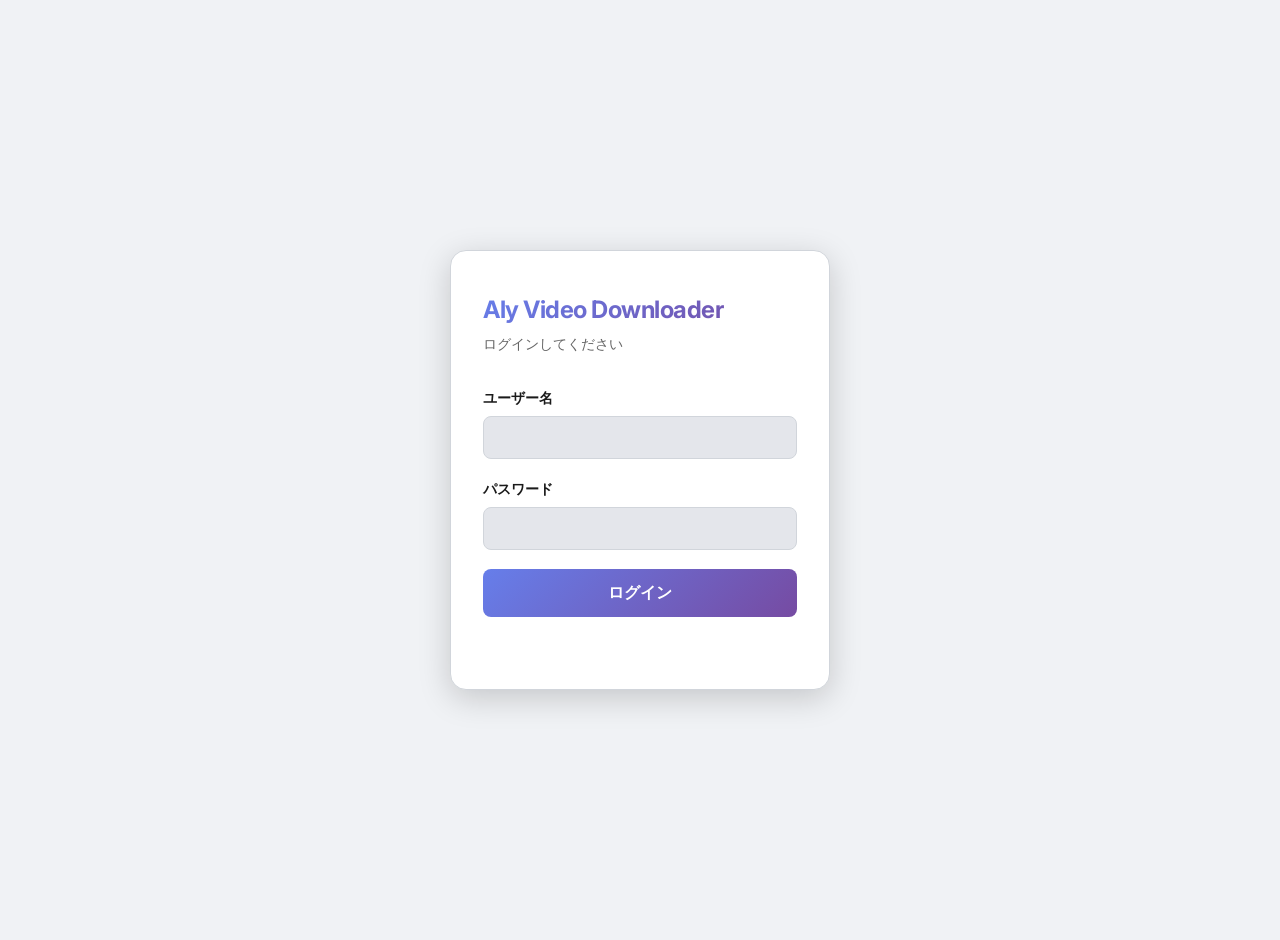
<file: static/login.html>
<!DOCTYPE html>
<html lang="ja">

<head>
    <meta charset="UTF-8">
    <meta name="viewport" content="width=device-width, initial-scale=1.0">
    <title>ログイン - Aly Video Downloader</title>
    <link rel="preconnect" href="https://fonts.googleapis.com">
    <link rel="preconnect" href="https://fonts.gstatic.com" crossorigin>
    <link href="https://fonts.googleapis.com/css2?family=Inter:wght@400;600;700&display=swap" rel="stylesheet">
    <link rel="stylesheet" href="style.css?v=5">
    <style>
        .login-container {
            min-height: 100vh;
            display: flex;
            align-items: center;
            justify-content: center;
        }

        .login-card {
            background: var(--card-bg);
            border-radius: 16px;
            padding: 2.5rem 2rem;
            width: 100%;
            max-width: 380px;
            box-shadow: 0 8px 32px rgba(0, 0, 0, 0.18);
            border: 1px solid var(--border-color);
        }

        .login-card h1 {
            font-size: 1.5rem;
            font-weight: 700;
            margin-bottom: 0.3rem;
            background: linear-gradient(135deg, #667eea, #764ba2);
            -webkit-background-clip: text;
            -webkit-text-fill-color: transparent;
            background-clip: text;
        }

        .login-card p.subtitle {
            color: var(--text-secondary);
            font-size: 0.85rem;
            margin-bottom: 2rem;
        }

        .login-card label {
            display: block;
            font-size: 0.85rem;
            font-weight: 600;
            margin-bottom: 0.4rem;
            color: var(--text-color);
        }

        .login-card input[type="text"],
        .login-card input[type="password"] {
            width: 100%;
            padding: 0.7rem 1rem;
            border-radius: 8px;
            border: 1.5px solid var(--border-color);
            background: var(--secondary-bg);
            color: var(--text-color);
            font-size: 0.95rem;
            font-family: inherit;
            box-sizing: border-box;
            margin-bottom: 1.2rem;
            transition: border-color 0.2s;
        }

        .login-card input:focus {
            outline: none;
            border-color: #667eea;
        }

        .login-btn {
            width: 100%;
            padding: 0.8rem;
            border-radius: 8px;
            border: none;
            background: linear-gradient(135deg, #667eea, #764ba2);
            color: white;
            font-size: 1rem;
            font-weight: 600;
            font-family: inherit;
            cursor: pointer;
            transition: opacity 0.2s;
        }

        .login-btn:hover {
            opacity: 0.9;
        }

        .login-btn:disabled {
            opacity: 0.6;
            cursor: not-allowed;
        }

        #login-error {
            margin-top: 1rem;
            color: #e74c3c;
            font-size: 0.85rem;
            text-align: center;
            min-height: 1.2em;
        }
    </style>
</head>

<body>
    <div class="login-container">
        <div class="login-card">
            <h1>Aly Video Downloader</h1>
            <p class="subtitle">ログインしてください</p>
            <form id="login-form">
                <label for="username">ユーザー名</label>
                <input type="text" id="username" autocomplete="username" required>
                <label for="password">パスワード</label>
                <input type="password" id="password" autocomplete="current-password" required>
                <button type="submit" class="login-btn" id="login-btn">ログイン</button>
            </form>
            <div id="login-error"></div>
        </div>
    </div>
    <script>
        // テーマ初期化
        const savedTheme = localStorage.getItem('theme') || 'light';
        document.documentElement.setAttribute('data-theme', savedTheme);

        // すでにログイン済みならリダイレクト
        if (localStorage.getItem('token')) {
            window.location.href = '/';
        }

        const form = document.getElementById('login-form');
        const errorDiv = document.getElementById('login-error');
        const btn = document.getElementById('login-btn');

        form.addEventListener('submit', async (e) => {
            e.preventDefault();
            const username = document.getElementById('username').value.trim();
            const password = document.getElementById('password').value;
            errorDiv.textContent = '';
            btn.disabled = true;
            btn.textContent = 'ログイン中...';

            try {
                const res = await fetch('/api/auth/login', {
                    method: 'POST',
                    headers: { 'Content-Type': 'application/json' },
                    body: JSON.stringify({ username, password }),
                });
                const data = await res.json();
                if (res.ok) {
                    localStorage.setItem('token', data.token);
                    localStorage.setItem('username', data.username);
                    localStorage.setItem('role', data.role);
                    window.location.href = '/';
                } else {
                    errorDiv.textContent = data.message || 'ログインに失敗しました。';
                    btn.disabled = false;
                    btn.textContent = 'ログイン';
                }
            } catch (err) {
                errorDiv.textContent = 'サーバーに接続できませんでした。';
                btn.disabled = false;
                btn.textContent = 'ログイン';
            }
        });
    </script>
</body>

</html>
</file>
<file: static/style.css>
:root {
    /* Light Theme */
    --bg-color: #f0f2f5;
    --card-bg: #ffffff;
    --text-color: #1a1a1a;
    --text-secondary: #666666;
    --primary-gradient: linear-gradient(135deg, #667eea 0%, #764ba2 100%);
    --secondary-bg: #e4e6eb;
    --border-color: #d1d5db;
    --shadow-sm: 0 1px 2px 0 rgba(0, 0, 0, 0.05);
    --shadow-md: 0 4px 6px -1px rgba(0, 0, 0, 0.1), 0 2px 4px -1px rgba(0, 0, 0, 0.06);
    --radius: 12px;
}

[data-theme="dark"] {
    /* Dark Theme */
    --bg-color: #111827;
    --card-bg: #1f2937;
    --text-color: #f3f4f6;
    --text-secondary: #9ca3af;
    --primary-gradient: linear-gradient(135deg, #667eea 0%, #764ba2 100%);
    --secondary-bg: #374151;
    --border-color: #4b5563;
    --shadow-sm: 0 1px 2px 0 rgba(0, 0, 0, 0.3);
    --shadow-md: 0 4px 6px -1px rgba(0, 0, 0, 0.5);
}

* {
    box-sizing: border-box;
    margin: 0;
    padding: 0;
}

body {
    font-family: 'Inter', -apple-system, BlinkMacSystemFont, 'Segoe UI', sans-serif;
    background-color: var(--bg-color);
    color: var(--text-color);
    line-height: 1.6;
    transition: background-color 0.3s, color 0.3s;
    min-height: 100vh;
    padding: 20px;
}

.container {
    width: 100%;
    max-width: 800px;
    margin: 0 auto;
}

header {
    display: flex;
    justify-content: space-between;
    align-items: center;
    margin-bottom: 30px;
    padding: 20px 0;
    flex-wrap: wrap;
    gap: 0.8rem;
}

.header-controls {
    display: flex;
    align-items: center;
    gap: 0.6rem;
    flex-wrap: wrap;
}

.user-info {
    display: flex;
    align-items: center;
    gap: 0.5rem;
    flex-wrap: wrap;
}

#header-username {
    font-size: 0.9rem;
    font-weight: 600;
    color: var(--text-secondary);
}

.btn-secondary-sm {
    padding: 0.35rem 0.75rem;
    font-size: 0.8rem;
    border-radius: 6px;
    border: 1px solid var(--border-color);
    background: var(--secondary-bg);
    color: var(--text-color);
    cursor: pointer;
    font-family: inherit;
    transition: all 0.2s;
}

.btn-secondary-sm:hover {
    background: var(--border-color);
}

.btn-admin {
    padding: 0.35rem 0.75rem;
    font-size: 0.8rem;
    border-radius: 6px;
    border: none;
    background: linear-gradient(135deg, #667eea, #764ba2);
    color: white;
    cursor: pointer;
    font-family: inherit;
    transition: opacity 0.2s;
}

.btn-admin:hover {
    opacity: 0.88;
}

/* リストヘッダーとコントロール */
.list-header {
    display: flex;
    align-items: center;
    justify-content: space-between;
    margin-bottom: 1rem;
    flex-wrap: wrap;
    gap: 0.5rem;
}

.list-controls {
    display: flex;
    align-items: center;
    gap: 0.8rem;
}

/* ファイルメタ情報 */
.file-meta {
    display: flex;
    gap: 0.8rem;
    flex-wrap: wrap;
    margin-top: 0.2rem;
}

.file-owner,
.file-date {
    font-size: 0.75rem;
    color: var(--text-secondary);
}

/* モーダル */
.modal {
    position: fixed;
    inset: 0;
    background: rgba(0, 0, 0, 0.5);
    display: flex;
    align-items: center;
    justify-content: center;
    z-index: 1000;
    padding: 1rem;
}

.modal.hidden {
    display: none;
}

.modal-content {
    background: var(--card-bg);
    border-radius: 16px;
    padding: 1.5rem;
    width: 100%;
    max-width: 520px;
    max-height: 80vh;
    overflow-y: auto;
    box-shadow: 0 8px 32px rgba(0, 0, 0, 0.2);
    border: 1px solid var(--border-color);
}

.modal-header {
    display: flex;
    align-items: center;
    justify-content: space-between;
    margin-bottom: 1.2rem;
}

.modal-header h3 {
    font-size: 1.1rem;
    font-weight: 700;
}

.modal-close {
    background: none;
    border: none;
    font-size: 1.2rem;
    cursor: pointer;
    color: var(--text-secondary);
    padding: 0.2rem 0.5rem;
}

.modal-body h4 {
    font-size: 0.9rem;
    font-weight: 600;
    margin-bottom: 0.8rem;
    color: var(--text-secondary);
}

.form-row {
    display: flex;
    gap: 0.5rem;
    flex-wrap: wrap;
    margin-bottom: 0.8rem;
}

.form-row input,
.form-row select {
    flex: 1;
    min-width: 120px;
    padding: 0.5rem 0.7rem;
    border-radius: 7px;
    border: 1.5px solid var(--border-color);
    background: var(--secondary-bg);
    color: var(--text-color);
    font-family: inherit;
    font-size: 0.85rem;
}

.btn-create {
    padding: 0.5rem 1rem;
    border-radius: 7px;
    border: none;
    background: linear-gradient(135deg, #667eea, #764ba2);
    color: white;
    cursor: pointer;
    font-family: inherit;
    font-size: 0.85rem;
    white-space: nowrap;
}

/* ログインボタン（login.htmlでも使用） */
.login-btn {
    padding: 0.75rem;
    border-radius: 8px;
    border: none;
    background: linear-gradient(135deg, #667eea, #764ba2);
    color: white;
    font-size: 1rem;
    font-weight: 600;
    font-family: inherit;
    cursor: pointer;
    transition: opacity 0.2s;
}

.login-btn:hover {
    opacity: 0.9;
}

.login-btn:disabled {
    opacity: 0.6;
    cursor: not-allowed;
}


h1 {
    font-size: 1.8rem;
    font-weight: 700;
    color: #667eea;
    letter-spacing: -0.02em;
}

.theme-toggle {
    background: var(--card-bg);
    border: 1px solid var(--border-color);
    color: var(--text-color);
    width: 40px;
    height: 40px;
    border-radius: 50%;
    cursor: pointer;
    display: flex;
    align-items: center;
    justify-content: center;
    font-size: 1.2rem;
    transition: all 0.2s;
    box-shadow: var(--shadow-sm);
}

.theme-toggle:hover {
    transform: translateY(-2px);
    box-shadow: var(--shadow-md);
}

main {
    display: flex;
    flex-direction: column;
    gap: 24px;
}

section {
    background: var(--card-bg);
    padding: 30px;
    border-radius: var(--radius);
    box-shadow: var(--shadow-md);
    transition: background-color 0.3s;
}

h2 {
    margin-bottom: 20px;
    font-size: 1.25rem;
    color: var(--text-color);
    border-bottom: 2px solid var(--secondary-bg);
    padding-bottom: 10px;
}

.input-group {
    display: flex;
    gap: 10px;
    flex-wrap: wrap;
    align-items: center;
}

input[type="text"] {
    flex: 1;
    padding: 12px 16px;
    border: 2px solid var(--border-color);
    border-radius: 8px;
    font-size: 1rem;
    background: var(--bg-color);
    color: var(--text-color);
    transition: all 0.2s;
    min-width: 0;
}

input[type="text"]:focus {
    outline: none;
    border-color: #667eea;
    box-shadow: 0 0 0 3px rgba(102, 126, 234, 0.2);
}

select {
    padding: 12px 16px;
    border: 2px solid var(--border-color);
    border-radius: 8px;
    font-size: 1rem;
    background: var(--bg-color);
    color: var(--text-color);
    cursor: pointer;
    transition: all 0.2s;
}

select:focus {
    outline: none;
    border-color: #667eea;
}

button#download-btn {
    padding: 12px 24px;
    background: var(--primary-gradient);
    color: white;
    border: none;
    border-radius: 8px;
    font-size: 1rem;
    font-weight: 600;
    cursor: pointer;
    transition: opacity 0.2s, transform 0.1s;
    white-space: nowrap;
}

button#download-btn:hover {
    opacity: 0.9;
    transform: translateY(-1px);
}

button#download-btn:active {
    transform: translateY(0);
}

button#download-btn:disabled {
    opacity: 0.6;
    cursor: not-allowed;
}

.video-info {
    margin-top: 20px;
    padding: 15px;
    background: var(--secondary-bg);
    border-radius: 8px;
    font-size: 0.95rem;
}

.video-info p {
    margin-bottom: 5px;
    color: var(--text-color);
}

.hidden {
    display: none !important;
}

#status-message {
    margin-top: 15px;
    font-weight: 600;
    text-align: center;
    min-height: 1.5em;
}

.error {
    color: #ef4444;
}

.success {
    color: #10b981;
}

.normal {
    color: var(--text-secondary);
}

/* Progress Bar */
#progress-container {
    margin-top: 20px;
}

.task-item {
    background: var(--secondary-bg);
    padding: 15px;
    margin-bottom: 15px;
    border-radius: 8px;
    border: 1px solid var(--border-color);
}

.task-info {
    font-size: 0.9rem;
    margin-bottom: 8px;
    white-space: nowrap;
    overflow: hidden;
    text-overflow: ellipsis;
    color: var(--text-color);
}

.progress-bar-bg {
    width: 100%;
    height: 8px;
    background-color: var(--border-color);
    border-radius: 4px;
    overflow: hidden;
}

.progress-bar-fill {
    height: 100%;
    background: var(--primary-gradient);
    width: 0%;
    transition: width 0.3s ease;
}

.task-status {
    font-size: 0.85rem;
    color: var(--text-secondary);
    margin-top: 5px;
    text-align: right;
}

/* File List */
#video-list {
    list-style: none;
    padding: 0;
}

#video-list li {
    display: flex;
    justify-content: space-between;
    align-items: center;
    background: var(--bg-color);
    border: 1px solid var(--border-color);
    margin-bottom: 10px;
    padding: 15px;
    border-radius: 8px;
    transition: transform 0.2s, border-color 0.2s;
}

#video-list li:hover {
    transform: translateX(5px);
    border-color: #667eea;
}

.file-info {
    flex: 1;
    display: flex;
    flex-direction: column;
    overflow: hidden;
}

.file-name {
    font-weight: 600;
    margin-bottom: 4px;
    white-space: nowrap;
    overflow: hidden;
    text-overflow: ellipsis;
    color: var(--text-color);
}

.file-size {
    font-size: 0.85rem;
    color: var(--text-secondary);
}

.file-actions {
    display: flex;
    gap: 12px;
    align-items: center;
    margin-left: 15px;
}

.btn-icon {
    display: flex;
    align-items: center;
    justify-content: center;
    width: 36px;
    height: 36px;
    border-radius: 50%;
    background: var(--secondary-bg);
    border: none;
    cursor: pointer;
    transition: all 0.2s;
    color: var(--text-color);
}

.btn-icon:hover {
    background: #667eea;
    color: white;
}

.btn-icon svg {
    width: 20px;
    height: 20px;
}

.delete-btn {
    width: 36px;
    height: 36px;
    border-radius: 50%;
    border: none;
    background: transparent;
    color: var(--text-secondary);
    font-size: 1.5rem;
    cursor: pointer;
    display: flex;
    align-items: center;
    justify-content: center;
    transition: all 0.2s;
}

.delete-btn:hover {
    background: #fee2e2;
    color: #ef4444;
}

#refresh-btn {
    padding: 8px 16px;
    background: var(--secondary-bg);
    border: 1px solid var(--border-color);
    border-radius: 6px;
    color: var(--text-color);
    cursor: pointer;
    font-size: 0.9rem;
    transition: all 0.2s;
}

#refresh-btn:hover {
    background: var(--border-color);
}

/* Responsive */
@media (max-width: 600px) {
    .input-group {
        flex-direction: column;
    }

    input[type="text"],
    select,
    button#download-btn {
        width: 100%;
    }
}

/* yt-dlp ステータスセクション */
.ytdlp-section {
    margin-top: 1.5rem;
    padding: 0.75rem 1rem;
    background: var(--secondary-bg);
    border-radius: 8px;
    border: 1px solid var(--border-color);
}

.ytdlp-status {
    display: flex;
    align-items: center;
    gap: 1rem;
    flex-wrap: wrap;
}

#ytdlp-version-label {
    font-weight: 600;
    font-size: 0.85rem;
    color: var(--text-color);
}

#ytdlp-last-updated {
    font-size: 0.75rem;
    color: var(--text-secondary);
    flex: 1;
}

.btn-update {
    padding: 0.35rem 0.9rem;
    font-size: 0.8rem;
    border-radius: 6px;
    border: none;
    background: linear-gradient(135deg, #667eea, #764ba2);
    color: white;
    cursor: pointer;
    transition: opacity 0.2s;
    font-family: inherit;
}

.btn-update:hover:not(:disabled) {
    opacity: 0.85;
}

.btn-update:disabled {
    opacity: 0.5;
    cursor: not-allowed;
}

#ytdlp-update-msg {
    margin-top: 0.4rem;
    font-size: 0.78rem;
    color: var(--text-secondary);
    word-break: break-all;
}
</file>
